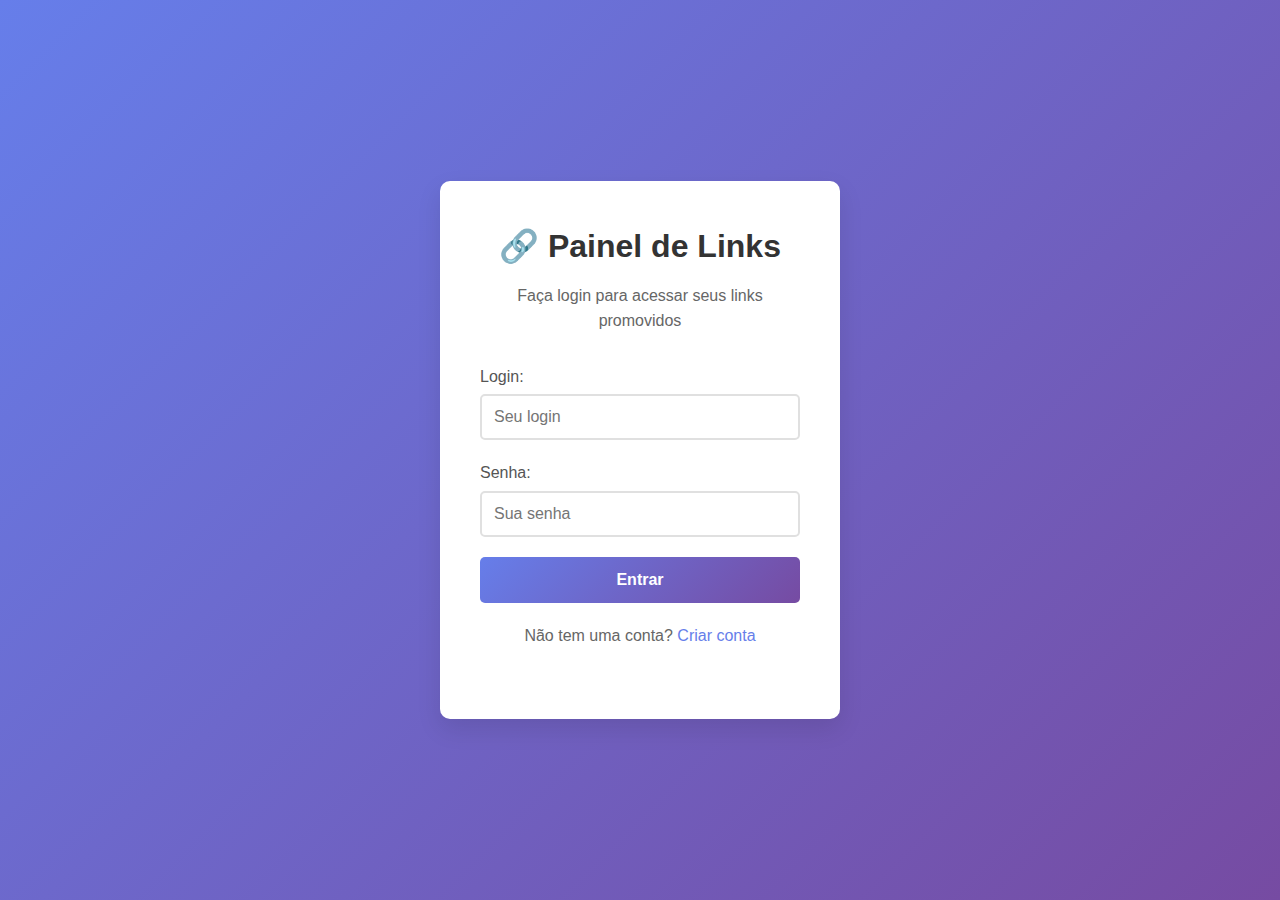
<file: index.html>
<!DOCTYPE html>
<html lang="pt-br">
<head>
    <meta charset="UTF-8">
    <meta name="viewport" content="width=device-width, initial-scale=1.0">
    <title>Login - Painel de Links</title>
    <link rel="stylesheet" href="style.css">
</head>
<body class="auth-page">
    <div class="auth-container">
        <div class="auth-box">
            <h1>🔗 Painel de Links</h1>
            <p>Faça login para acessar seus links promovidos</p>
            
            <form id="loginForm" class="auth-form">
                <div class="form-group">
                    <label for="login">Login:</label>
                    <input type="text" id="login" name="login" required placeholder="Seu login">
                </div>
                
                <div class="form-group">
                    <label for="password">Senha:</label>
                    <input type="password" id="password" name="password" required placeholder="Sua senha">
                </div>
                
                <button type="submit" class="btn-auth">Entrar</button>
            </form>
            
            <p class="auth-link">
                Não tem uma conta? <a href="cadastro.html">Criar conta</a>
            </p>
        </div>
    </div>
    
    <script src="script.js"></script>
</body>
</html>
</file>
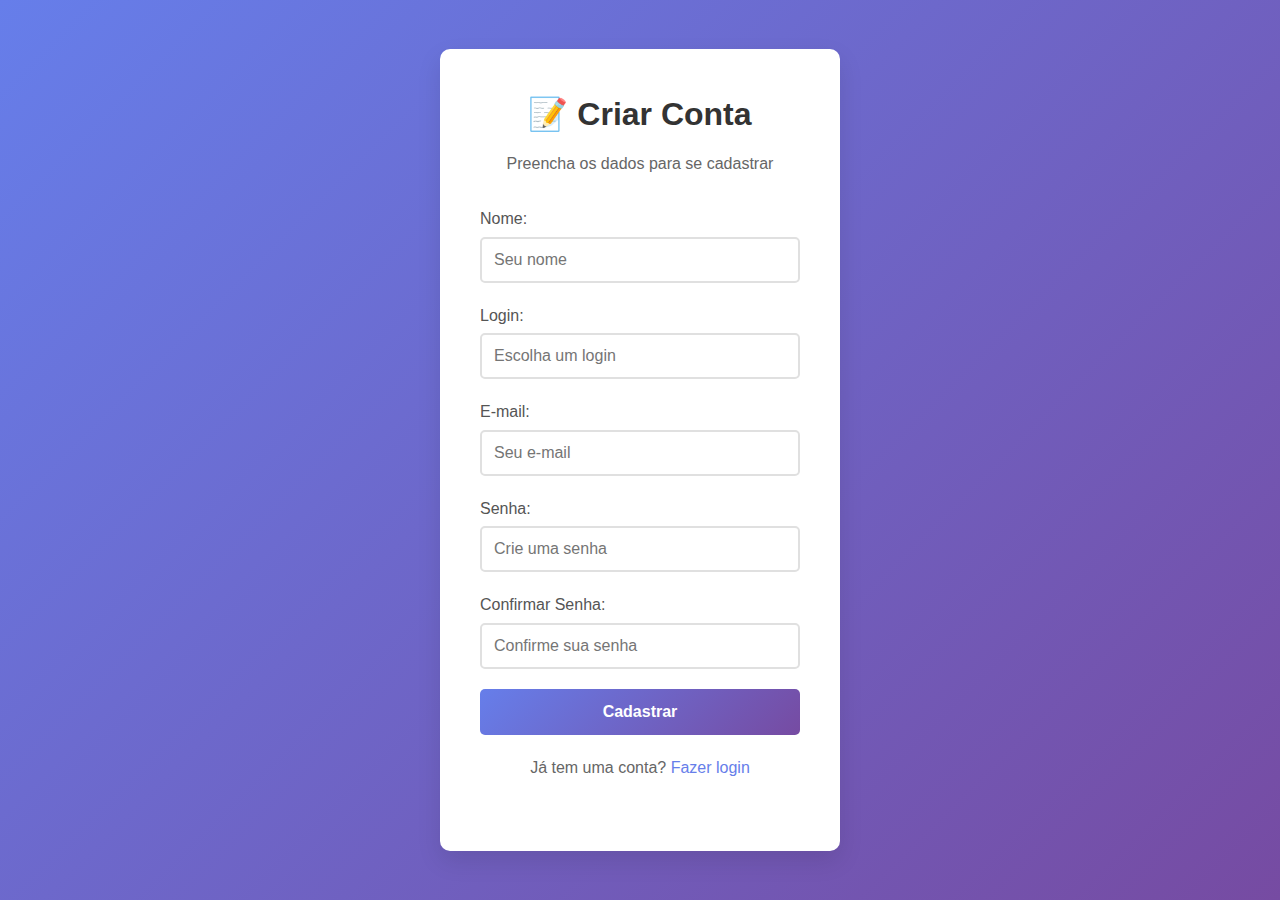
<file: cadastro.html>
<!DOCTYPE html>
<html lang="pt-br">
<head>
    <meta charset="UTF-8">
    <meta name="viewport" content="width=device-width, initial-scale=1.0">
    <title>Cadastro - Painel de Links</title>
    <link rel="stylesheet" href="style.css">
</head>
<body class="auth-page">
    <div class="auth-container">
        <div class="auth-box">
            <h1>📝 Criar Conta</h1>
            <p>Preencha os dados para se cadastrar</p>
            
            <form id="cadastroForm" class="auth-form">
                <div class="form-group">
                    <label for="nome">Nome:</label>
                    <input type="text" id="nome" name="nome" required placeholder="Seu nome">
                </div>
                
                <div class="form-group">
                    <label for="login">Login:</label>
                    <input type="text" id="login" name="login" required placeholder="Escolha um login">
                </div>
                
                <div class="form-group">
                    <label for="email">E-mail:</label>
                    <input type="email" id="email" name="email" required placeholder="Seu e-mail">
                </div>
                
                <div class="form-group">
                    <label for="password">Senha:</label>
                    <input type="password" id="password" name="password" required placeholder="Crie uma senha">
                </div>
                
                <div class="form-group">
                    <label for="confirmPassword">Confirmar Senha:</label>
                    <input type="password" id="confirmPassword" name="confirmPassword" required placeholder="Confirme sua senha">
                </div>
                
                <button type="submit" class="btn-auth">Cadastrar</button>
            </form>
            
            <p class="auth-link">
                Já tem uma conta? <a href="index.html">Fazer login</a>
            </p>
        </div>
    </div>
    
    <script src="script.js"></script>
</body>
</html>
</file>
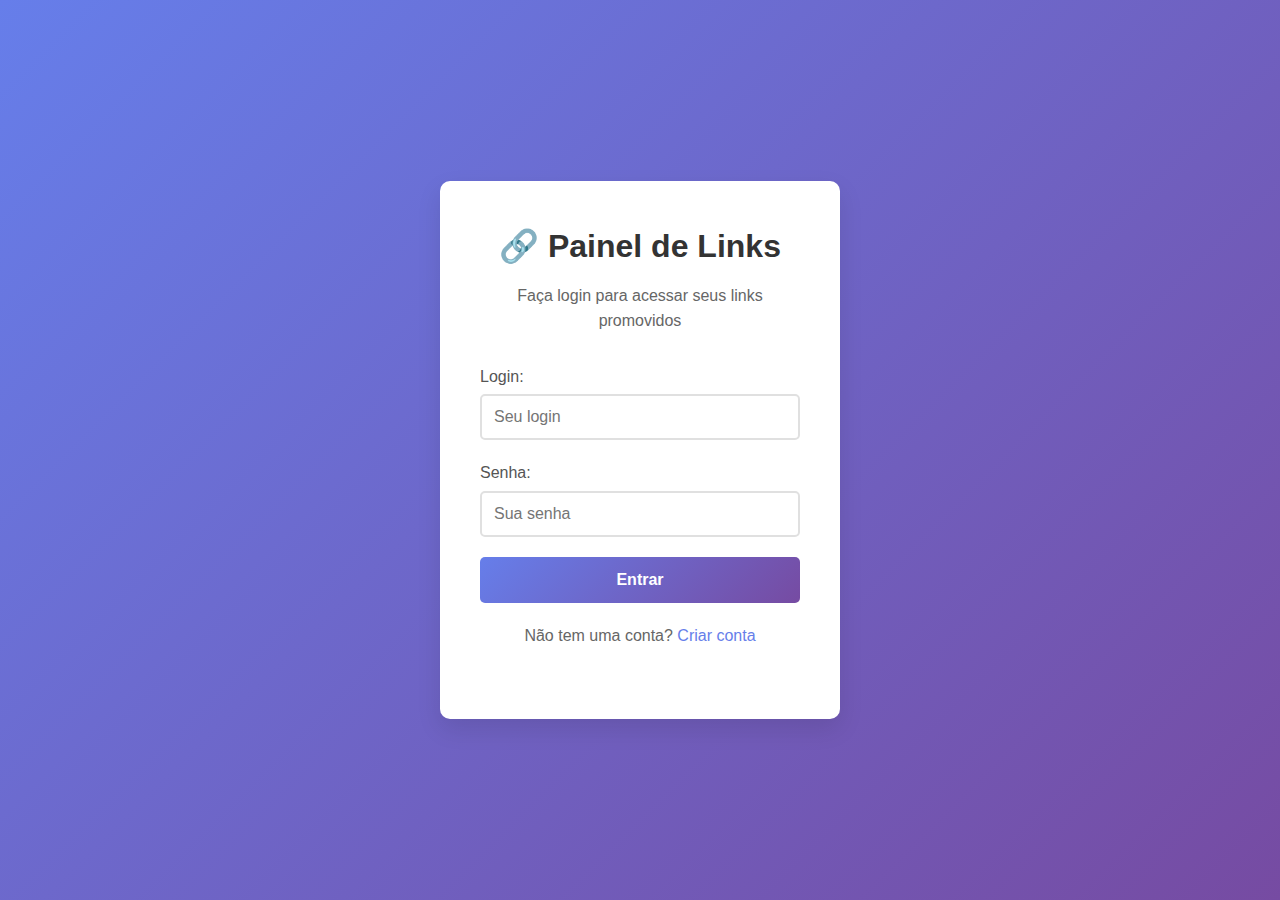
<file: dashboard.html>
<!DOCTYPE html>
<html lang="pt-br">
<head>
    <meta charset="UTF-8">
    <meta name="viewport" content="width=device-width, initial-scale=1.0">
    <title>Dashboard - Meus Links</title>
    <link rel="stylesheet" href="style.css">
</head>
<body>
    <header class="dashboard-header">
        <div class="container">
            <div class="header-content">
                <h1>🔗 Meus Links Promovidos</h1>
                <div class="user-info">
                    <span id="userName">Usuário</span>
                    <button id="logoutBtn" class="btn-logout">Sair</button>
                </div>
            </div>
        </div>
    </header>

    <main class="dashboard-main">
        <div class="container">
            <!-- Botão para adicionar novo link -->
            <div class="add-link-section">
                <button id="addLinkBtn" class="btn-add">
                    <span class="plus-icon">+</span>
                    Adicionar Novo Link
                </button>
            </div>

            <!-- Modal para adicionar link -->
            <div id="linkModal" class="modal">
                <div class="modal-content">
                    <span class="close">&times;</span>
                    <h2>Adicionar Novo Link</h2>
                    
                    <form id="linkForm">
                        <div class="form-group">
                            <label for="plataforma">Escolha a Plataforma:</label>
                            <select id="plataforma" name="plataforma" required>
                                <option value="">Selecione...</option>
                                <option value="tiktok">📱 TikTok</option>
                                <option value="instagram">📷 Instagram</option>
                                <option value="whatsapp">💬 WhatsApp</option>
                                <option value="youtube">▶️ YouTube</option>
                                <option value="github">🐙 GitHub</option>
                            </select>
                        </div>

                        <div class="form-group">
                            <label for="nome">Nome do Link:</label>
                            <input type="text" id="nome" name="nome" required placeholder="Ex: Meu Canal no YouTube">
                        </div>

                        <div class="form-group">
                            <label for="imagem">URL da Imagem:</label>
                            <input type="url" id="imagem" name="imagem" required placeholder="https://exemplo.com/imagem.jpg">
                        </div>

                        <div class="form-group">
                            <label for="link">URL do Link:</label>
                            <input type="url" id="link" name="link" required placeholder="https://...">
                        </div>

                        <button type="submit" class="btn-submit">Salvar Link</button>
                    </form>
                </div>
            </div>

            <!-- Grid de links -->
            <div class="links-grid" id="linksGrid">
                <!-- Links serão inseridos aqui via JavaScript -->
            </div>
        </div>
    </main>

    <footer class="dashboard-footer">
        <div class="container">
            <p>by: obscure spam</p>
        </div>
    </footer>

    <script src="script.js"></script>
    <script src="admin.js"></script>
</body>
</html>
</file>
<file: style.css>
/* style.css - Estilos Globais */
* {
    margin: 0;
    padding: 0;
    box-sizing: border-box;
}

body {
    font-family: 'Segoe UI', Tahoma, Geneva, Verdana, sans-serif;
    line-height: 1.6;
    color: #333;
    background-color: #f5f5f5;
}

.container {
    max-width: 1200px;
    margin: 0 auto;
    padding: 0 20px;
}

/* ===== PÁGINAS DE AUTENTICAÇÃO ===== */
.auth-page {
    background: linear-gradient(135deg, #667eea 0%, #764ba2 100%);
    min-height: 100vh;
    display: flex;
    align-items: center;
    justify-content: center;
}

.auth-container {
    width: 100%;
    padding: 20px;
}

.auth-box {
    background: white;
    max-width: 400px;
    margin: 0 auto;
    padding: 40px;
    border-radius: 10px;
    box-shadow: 0 10px 25px rgba(0,0,0,0.1);
}

.auth-box h1 {
    text-align: center;
    color: #333;
    margin-bottom: 10px;
    font-size: 2em;
}

.auth-box p {
    text-align: center;
    color: #666;
    margin-bottom: 30px;
}

.auth-form .form-group {
    margin-bottom: 20px;
}

.auth-form label {
    display: block;
    margin-bottom: 5px;
    color: #555;
    font-weight: 500;
}

.auth-form input {
    width: 100%;
    padding: 12px;
    border: 2px solid #e0e0e0;
    border-radius: 5px;
    font-size: 16px;
    transition: border-color 0.3s;
}

.auth-form input:focus {
    outline: none;
    border-color: #667eea;
}

.btn-auth {
    width: 100%;
    padding: 14px;
    background: linear-gradient(135deg, #667eea 0%, #764ba2 100%);
    color: white;
    border: none;
    border-radius: 5px;
    font-size: 16px;
    font-weight: bold;
    cursor: pointer;
    transition: transform 0.3s;
}

.btn-auth:hover {
    transform: translateY(-2px);
}

.auth-link {
    margin-top: 20px;
    text-align: center;
}

.auth-link a {
    color: #667eea;
    text-decoration: none;
    font-weight: 500;
}

.auth-link a:hover {
    text-decoration: underline;
}

/* ===== DASHBOARD ===== */
.dashboard-header {
    background: linear-gradient(135deg, #667eea 0%, #764ba2 100%);
    color: white;
    padding: 20px 0;
    box-shadow: 0 2px 5px rgba(0,0,0,0.1);
}

.header-content {
    display: flex;
    justify-content: space-between;
    align-items: center;
}

.header-content h1 {
    font-size: 1.8em;
}

.user-info {
    display: flex;
    align-items: center;
    gap: 20px;
}

.btn-logout {
    padding: 8px 16px;
    background: rgba(255,255,255,0.2);
    color: white;
    border: 1px solid white;
    border-radius: 5px;
    cursor: pointer;
    transition: background 0.3s;
}

.btn-logout:hover {
    background: rgba(255,255,255,0.3);
}

.dashboard-main {
    min-height: calc(100vh - 140px);
    padding: 40px 0;
}

/* Botão Adicionar */
.add-link-section {
    text-align: center;
    margin-bottom: 40px;
}

.btn-add {
    display: inline-flex;
    align-items: center;
    gap: 10px;
    padding: 15px 40px;
    background: linear-gradient(135deg, #667eea 0%, #764ba2 100%);
    color: white;
    border: none;
    border-radius: 50px;
    font-size: 18px;
    font-weight: bold;
    cursor: pointer;
    transition: transform 0.3s, box-shadow 0.3s;
}

.btn-add:hover {
    transform: translateY(-3px);
    box-shadow: 0 5px 15px rgba(102, 126, 234, 0.4);
}

.plus-icon {
    font-size: 24px;
    font-weight: bold;
}

/* Modal */
.modal {
    display: none;
    position: fixed;
    z-index: 1000;
    left: 0;
    top: 0;
    width: 100%;
    height: 100%;
    background-color: rgba(0,0,0,0.5);
}

.modal-content {
    background-color: white;
    margin: 50px auto;
    padding: 30px;
    max-width: 500px;
    border-radius: 10px;
    box-shadow: 0 5px 20px rgba(0,0,0,0.2);
    position: relative;
}

.close {
    position: absolute;
    right: 20px;
    top: 10px;
    font-size: 28px;
    font-weight: bold;
    color: #666;
    cursor: pointer;
}

.close:hover {
    color: #333;
}

.modal-content h2 {
    margin-bottom: 20px;
    color: #333;
}

#linkForm .form-group {
    margin-bottom: 20px;
}

#linkForm label {
    display: block;
    margin-bottom: 5px;
    color: #555;
    font-weight: 500;
}

#linkForm input,
#linkForm select {
    width: 100%;
    padding: 10px;
    border: 2px solid #e0e0e0;
    border-radius: 5px;
    font-size: 16px;
}

#linkForm input:focus,
#linkForm select:focus {
    outline: none;
    border-color: #667eea;
}

.btn-submit {
    width: 100%;
    padding: 12px;
    background: linear-gradient(135deg, #667eea 0%, #764ba2 100%);
    color: white;
    border: none;
    border-radius: 5px;
    font-size: 16px;
    font-weight: bold;
    cursor: pointer;
    transition: transform 0.3s;
}

.btn-submit:hover {
    transform: translateY(-2px);
}

/* Grid de Links */
.links-grid {
    display: grid;
    grid-template-columns: repeat(auto-fill, minmax(280px, 1fr));
    gap: 25px;
    padding: 20px 0;
}

.link-card {
    background: white;
    border-radius: 10px;
    overflow: hidden;
    box-shadow: 0 3px 10px rgba(0,0,0,0.1);
    transition: transform 0.3s, box-shadow 0.3s;
}

.link-card:hover {
    transform: translateY(-5px);
    box-shadow: 0 5px 20px rgba(0,0,0,0.15);
}

.link-image {
    width: 100%;
    height: 160px;
    overflow: hidden;
}

.link-image img {
    width: 100%;
    height: 100%;
    object-fit: cover;
}

.link-info {
    padding: 15px;
}

.link-info h3 {
    margin-bottom: 10px;
    color: #333;
    font-size: 1.1em;
}

.link-platform {
    display: inline-block;
    padding: 3px 8px;
    background: #f0f0f0;
    border-radius: 3px;
    font-size: 0.8em;
    color: #666;
    margin-bottom: 10px;
}

.link-actions {
    display: flex;
    gap: 10px;
    margin-top: 15px;
}

.btn-visit {
    flex: 1;
    padding: 8px;
    background: linear-gradient(135deg, #667eea 0%, #764ba2 100%);
    color: white;
    text-decoration: none;
    text-align: center;
    border-radius: 5px;
    font-size: 0.9em;
    transition: opacity 0.3s;
}

.btn-visit:hover {
    opacity: 0.9;
}

.btn-delete {
    padding: 8px 15px;
    background: #ff4757;
    color: white;
    border: none;
    border-radius: 5px;
    cursor: pointer;
    font-size: 0.9em;
    transition: background 0.3s;
}

.btn-delete:hover {
    background: #ff3838;
}

/* Footer */
.dashboard-footer {
    background: #333;
    color: white;
    text-align: center;
    padding: 15px 0;
}

.dashboard-footer p {
    font-size: 0.9em;
    opacity: 0.8;
}

/* Responsive */
@media (max-width: 768px) {
    .auth-box {
        padding: 30px 20px;
    }
    
    .header-content {
        flex-direction: column;
        gap: 15px;
        text-align: center;
    }
    
    .btn-add {
        width: 100%;
        justify-content: center;
    }
    
    .modal-content {
        margin: 20px;
        padding: 20px;
    }
}
</file>
